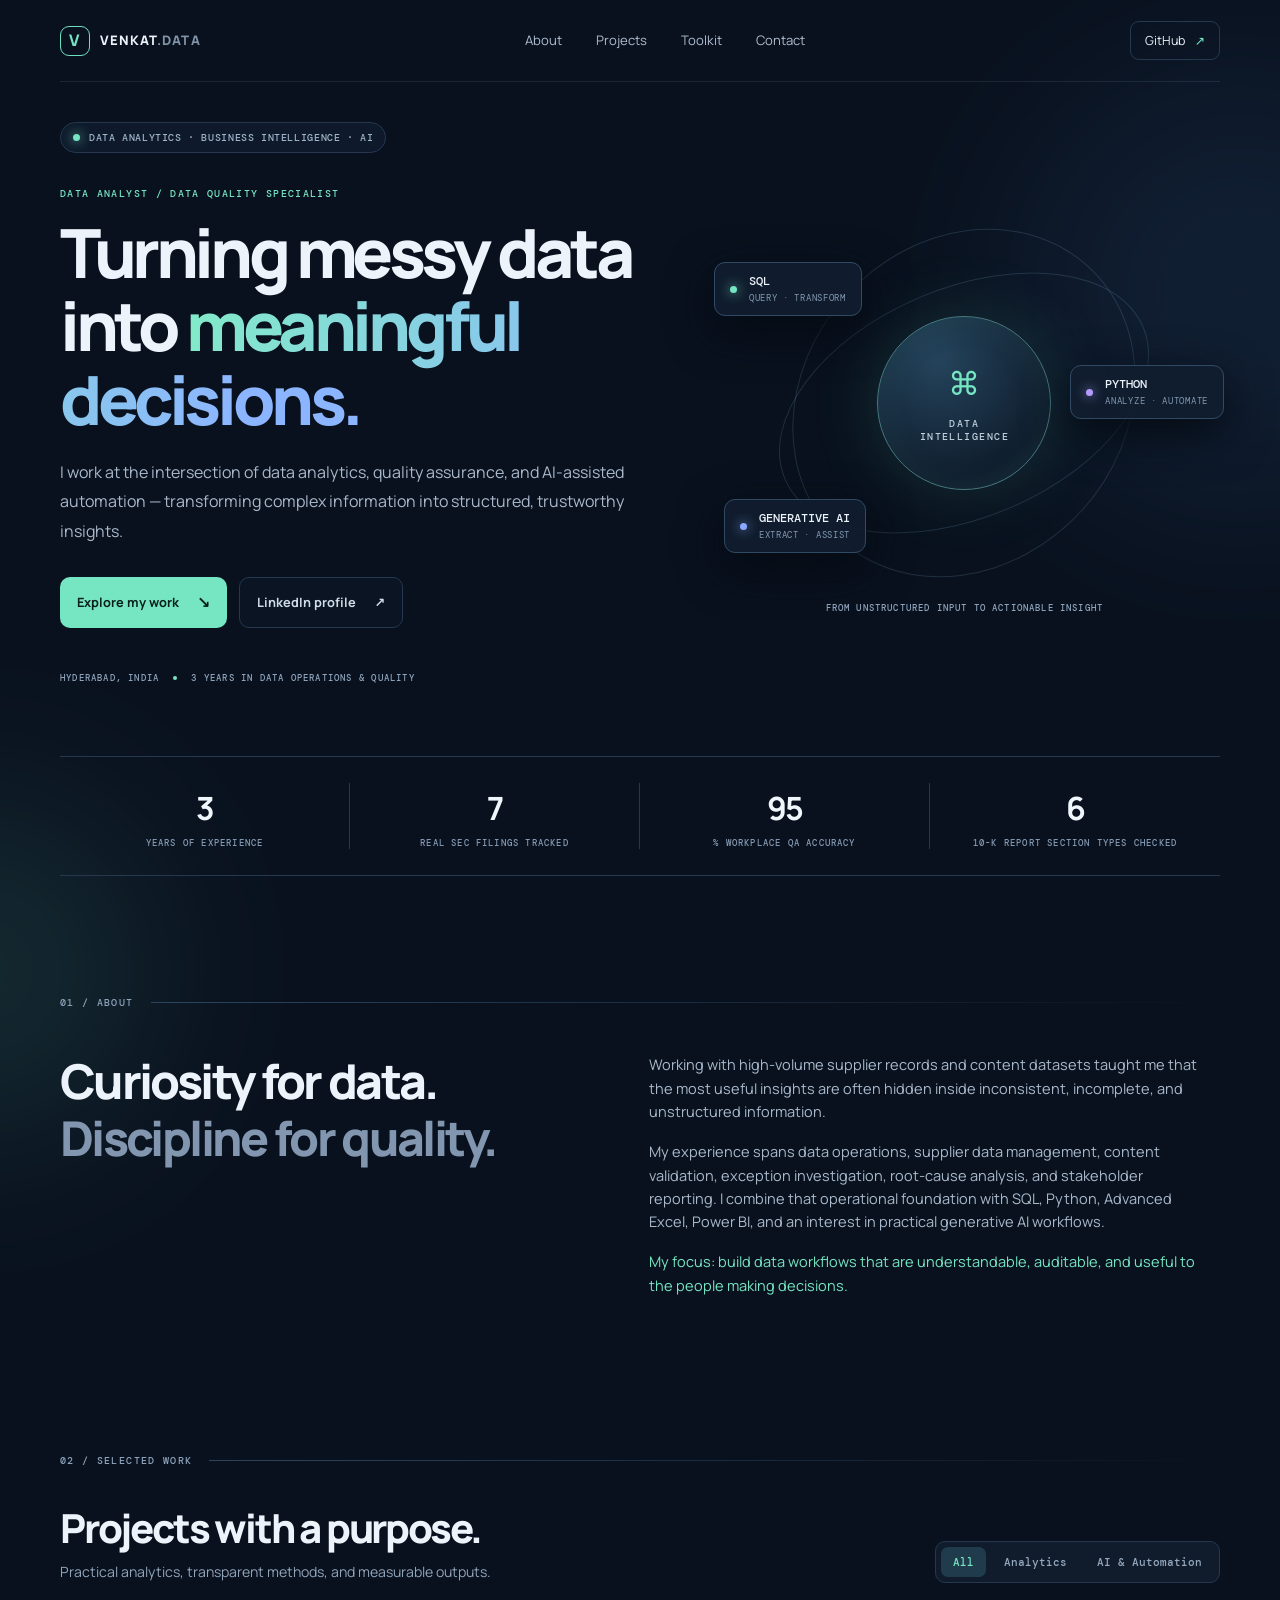
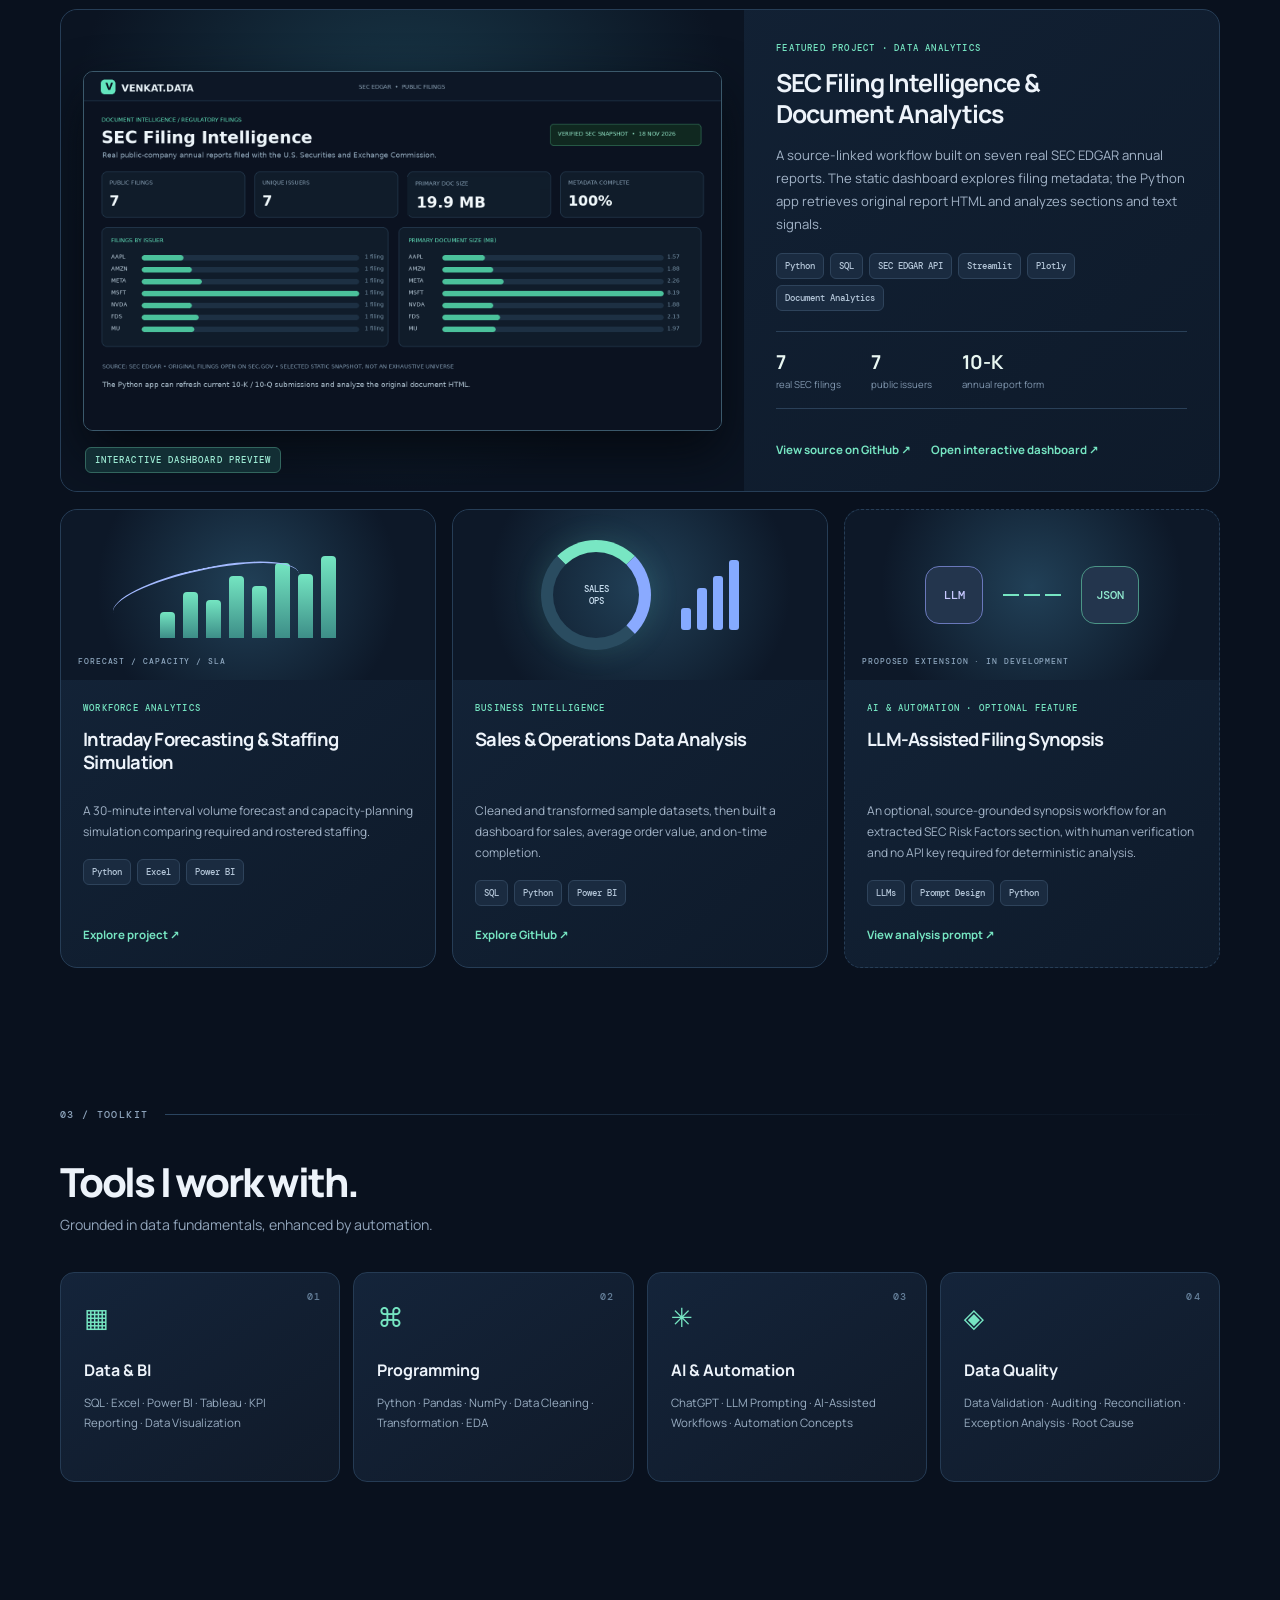
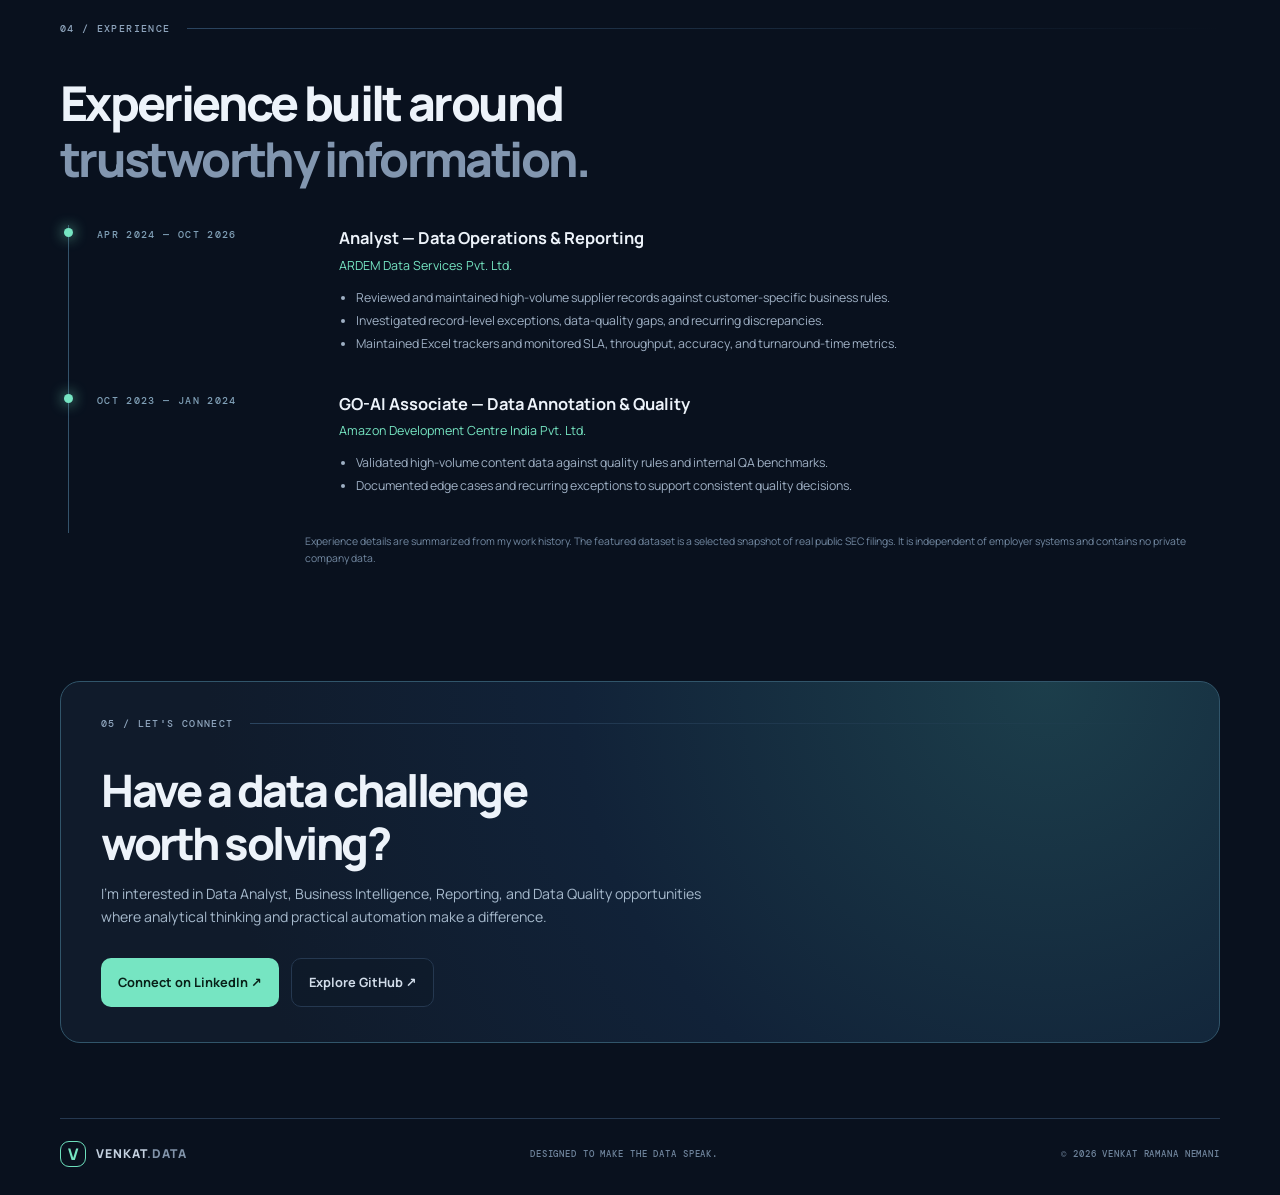
<file: index.html>
<!doctype html>
<html lang="en">
<head>
  <meta charset="utf-8">
  <meta name="viewport" content="width=device-width, initial-scale=1">
  <meta name="theme-color" content="#0b1220">
  <meta name="description" content="Portfolio of Venkat Ramana Nemani — Data Analyst working across SQL, Python, Power BI, data quality, and AI-assisted automation.">
  <meta property="og:title" content="Venkat Ramana Nemani | Data Analytics Portfolio">
  <meta property="og:description" content="Turning complex, messy data into reliable insights with SQL, Python, Power BI, and AI-assisted workflows.">
  <meta property="og:type" content="website">
  <title>Venkat Ramana Nemani | Data Analytics Portfolio</title>
  <link rel="preconnect" href="https://fonts.googleapis.com">
  <link rel="preconnect" href="https://fonts.gstatic.com" crossorigin>
  <link href="https://fonts.googleapis.com/css2?family=DM+Mono:wght@400;500&family=Manrope:wght@400;500;600;700;800&display=swap" rel="stylesheet">
  <link rel="stylesheet" href="styles.css">
</head>
<body>
  <div class="ambient ambient-a"></div><div class="ambient ambient-b"></div>
  <nav class="nav wrap">
    <a class="brand" href="#top" aria-label="Home"><span class="brand-mark">V</span><span>VENKAT<span class="brand-muted">.DATA</span></span></a>
    <div class="nav-links"><a href="#about">About</a><a href="#work">Projects</a><a href="#toolkit">Toolkit</a><a href="#contact">Contact</a></div>
    <a class="nav-cta" href="https://github.com/venkat5203" target="_blank" rel="noreferrer">GitHub <span>↗</span></a>
  </nav>

  <main id="top">
    <section class="hero wrap">
      <div class="hero-copy">
        <div class="availability"><span class="pulse"></span> DATA ANALYTICS · BUSINESS INTELLIGENCE · AI</div>
        <p class="eyebrow">DATA ANALYST / DATA QUALITY SPECIALIST</p>
        <h1>Turning messy data<br>into <span class="gradient-text">meaningful decisions.</span></h1>
        <p class="hero-intro">I work at the intersection of data analytics, quality assurance, and AI-assisted automation — transforming complex information into structured, trustworthy insights.</p>
        <div class="hero-actions">
          <a class="button button-primary" href="#work">Explore my work <span>↘</span></a>
          <a class="button button-quiet" href="https://www.linkedin.com/in/venkat-ramana-nemani" target="_blank" rel="noreferrer">LinkedIn profile <span>↗</span></a>
        </div>
        <div class="hero-meta"><span>HYDERABAD, INDIA</span><i></i><span>3 YEARS IN DATA OPERATIONS & QUALITY</span></div>
      </div>
      <div class="hero-visual" aria-label="Decorative data visualization">
        <div class="orbit orbit-one"></div><div class="orbit orbit-two"></div>
        <div class="visual-core"><div class="core-icon">⌘</div><span>DATA<br>INTELLIGENCE</span></div>
        <div class="float-card card-sql"><span class="mini-dot"></span><b>SQL</b><small>QUERY · TRANSFORM</small></div>
        <div class="float-card card-python"><span class="mini-dot purple"></span><b>PYTHON</b><small>ANALYZE · AUTOMATE</small></div>
        <div class="float-card card-ai"><span class="mini-dot blue"></span><b>GENERATIVE AI</b><small>EXTRACT · ASSIST</small></div>
        <div class="visual-caption">FROM UNSTRUCTURED INPUT TO ACTIONABLE INSIGHT</div>
      </div>
    </section>

    <section class="metrics wrap" aria-label="Portfolio highlights">
      <div class="metric"><strong data-count="3">0</strong><span>YEARS OF EXPERIENCE</span></div>
      <div class="metric"><strong data-count="7">0</strong><span>REAL SEC FILINGS TRACKED</span></div>
      <div class="metric"><strong data-count="95">0</strong><span>% WORKPLACE QA ACCURACY</span></div>
      <div class="metric"><strong data-count="6">0</strong><span>10-K REPORT SECTION TYPES CHECKED</span></div>
    </section>

    <section id="about" class="section wrap">
      <div class="section-label"><span>01 / ABOUT</span><span class="section-line"></span></div>
      <div class="about-grid">
        <h2>Curiosity for data.<br><span class="muted-heading">Discipline for quality.</span></h2>
        <div class="about-copy"><p>Working with high-volume supplier records and content datasets taught me that the most useful insights are often hidden inside inconsistent, incomplete, and unstructured information.</p><p>My experience spans data operations, supplier data management, content validation, exception investigation, root-cause analysis, and stakeholder reporting. I combine that operational foundation with SQL, Python, Advanced Excel, Power BI, and an interest in practical generative AI workflows.</p><p class="accent-copy">My focus: build data workflows that are understandable, auditable, and useful to the people making decisions.</p></div>
      </div>
    </section>

    <section id="work" class="section wrap">
      <div class="section-label"><span>02 / SELECTED WORK</span><span class="section-line"></span></div>
      <div class="section-heading"><div><h2>Projects with a purpose.</h2><p>Practical analytics, transparent methods, and measurable outputs.</p></div><div class="project-filters" role="group" aria-label="Filter projects"><button class="filter active" data-filter="all">All</button><button class="filter" data-filter="analytics">Analytics</button><button class="filter" data-filter="ai">AI & Automation</button></div></div>

      <article class="project-card featured-project" data-category="analytics">
        <div class="project-visual dashboard-visual"><img src="assets/dashboard-preview.png" alt="Preview of the interactive document intelligence and data quality dashboard"><div class="visual-tag">INTERACTIVE DASHBOARD PREVIEW</div></div>
        <div class="project-info"><div class="project-kicker">FEATURED PROJECT · DATA ANALYTICS</div><h3>SEC Filing Intelligence &<br>Document Analytics</h3><p>A source-linked workflow built on seven real SEC EDGAR annual reports. The static dashboard explores filing metadata; the Python app retrieves original report HTML and analyzes sections and text signals.</p><div class="tag-list"><span>Python</span><span>SQL</span><span>SEC EDGAR API</span><span>Streamlit</span><span>Plotly</span><span>Document Analytics</span></div><div class="project-stats"><div><b>7</b><small>real SEC filings</small></div><div><b>7</b><small>public issuers</small></div><div><b>10-K</b><small>annual report form</small></div></div><div class="project-links"><a class="text-link" href="https://github.com/venkat5203/sec-filing-intelligence" target="_blank" rel="noreferrer">View source on GitHub ↗</a><a class="text-link dashboard-link" href="dashboard.html" target="_blank" rel="noreferrer">Open SEC filing dashboard ↗</a></div></div>
      </article>

      <div class="project-grid">
        <article class="project-card compact-project" data-category="analytics"><div class="mini-project-art art-forecast"><div class="forecast-bars"><i></i><i></i><i></i><i></i><i></i><i></i><i></i><i></i></div><div class="forecast-line"></div><span>FORECAST / CAPACITY / SLA</span></div><div class="project-info"><div class="project-kicker">WORKFORCE ANALYTICS</div><h3>Intraday Forecasting & Staffing Simulation</h3><p>A 30-minute interval volume forecast and capacity-planning simulation comparing required and rostered staffing.</p><div class="tag-list"><span>Python</span><span>Excel</span><span>Power BI</span></div><a class="text-link" href="https://github.com/venkat5203/wfm-intraday-forecasting-staffing" target="_blank" rel="noreferrer">Explore project ↗</a></div></article>
        <article class="project-card compact-project" data-category="analytics"><div class="mini-project-art art-sales"><div class="sales-ring"><span>SALES<br>OPS</span></div><div class="sales-bars"><i></i><i></i><i></i><i></i></div></div><div class="project-info"><div class="project-kicker">BUSINESS INTELLIGENCE</div><h3>Sales & Operations Data Analysis</h3><p>Cleaned and transformed sample datasets, then built a dashboard for sales, average order value, and on-time completion.</p><div class="tag-list"><span>SQL</span><span>Python</span><span>Power BI</span></div><a class="text-link" href="https://github.com/venkat5203" target="_blank" rel="noreferrer">Explore GitHub ↗</a></div></article>
        <article class="project-card compact-project ai-project" data-category="ai"><div class="mini-project-art art-ai"><div class="ai-node">LLM</div><div class="ai-flow"><i></i><i></i><i></i></div><div class="ai-node ai-node-last">JSON</div><span>PROPOSED EXTENSION · IN DEVELOPMENT</span></div><div class="project-info"><div class="project-kicker">AI & AUTOMATION · OPTIONAL FEATURE</div><h3>LLM-Assisted Filing Synopsis</h3><p>An optional, source-grounded synopsis workflow for an extracted SEC Risk Factors section, with human verification and no API key required for deterministic analysis.</p><div class="tag-list"><span>LLMs</span><span>Prompt Design</span><span>Python</span></div><a class="text-link" href="prompts/sec_filing_analysis.md" target="_blank" rel="noreferrer">View analysis prompt ↗</a></div></article>
      </div>
    </section>

    <section id="toolkit" class="section wrap">
      <div class="section-label"><span>03 / TOOLKIT</span><span class="section-line"></span></div>
      <div class="section-heading"><div><h2>Tools I work with.</h2><p>Grounded in data fundamentals, enhanced by automation.</p></div></div>
      <div class="toolkit-grid">
        <div class="tool-card"><span class="tool-index">01</span><div class="tool-icon">▦</div><h3>Data & BI</h3><p>SQL · Excel · Power BI · Tableau · KPI Reporting · Data Visualization</p></div>
        <div class="tool-card"><span class="tool-index">02</span><div class="tool-icon">⌘</div><h3>Programming</h3><p>Python · Pandas · NumPy · Data Cleaning · Transformation · EDA</p></div>
        <div class="tool-card"><span class="tool-index">03</span><div class="tool-icon">✳</div><h3>AI & Automation</h3><p>ChatGPT · LLM Prompting · AI-Assisted Workflows · Automation Concepts</p></div>
        <div class="tool-card"><span class="tool-index">04</span><div class="tool-icon">◈</div><h3>Data Quality</h3><p>Data Validation · Auditing · Reconciliation · Exception Analysis · Root Cause</p></div>
      </div>
    </section>

    <section class="section experience-section wrap">
      <div class="section-label"><span>04 / EXPERIENCE</span><span class="section-line"></span></div>
      <h2>Experience built around<br><span class="muted-heading">trustworthy information.</span></h2>
      <div class="timeline">
        <div class="timeline-item"><div class="timeline-date">APR 2024 — OCT 2026</div><div class="timeline-content"><h3>Analyst — Data Operations & Reporting</h3><p class="company">ARDEM Data Services Pvt. Ltd.</p><ul><li>Reviewed and maintained high-volume supplier records against customer-specific business rules.</li><li>Investigated record-level exceptions, data-quality gaps, and recurring discrepancies.</li><li>Maintained Excel trackers and monitored SLA, throughput, accuracy, and turnaround-time metrics.</li></ul></div></div>
        <div class="timeline-item"><div class="timeline-date">OCT 2023 — JAN 2024</div><div class="timeline-content"><h3>GO-AI Associate — Data Annotation & Quality</h3><p class="company">Amazon Development Centre India Pvt. Ltd.</p><ul><li>Validated high-volume content data against quality rules and internal QA benchmarks.</li><li>Documented edge cases and recurring exceptions to support consistent quality decisions.</li></ul></div></div>
      </div>
      <p class="disclaimer">Experience details are summarized from my work history. The featured dataset is a selected snapshot of real public SEC filings. It is independent of employer systems and contains no private company data.</p>
    </section>

    <section id="contact" class="contact-section wrap">
      <div class="contact-panel"><div class="section-label"><span>05 / LET'S CONNECT</span><span class="section-line"></span></div><h2>Have a data challenge<br>worth solving?</h2><p>I'm interested in Data Analyst, Business Intelligence, Reporting, and Data Quality opportunities where analytical thinking and practical automation make a difference.</p><div class="contact-actions"><a class="button button-primary" href="https://www.linkedin.com/in/venkat-ramana-nemani" target="_blank" rel="noreferrer">Connect on LinkedIn ↗</a><a class="button button-quiet" href="https://github.com/venkat5203" target="_blank" rel="noreferrer">Explore GitHub ↗</a></div></div>
    </section>
  </main>

  <footer class="footer wrap"><a class="brand" href="#top"><span class="brand-mark">V</span><span>VENKAT<span class="brand-muted">.DATA</span></span></a><span>DESIGNED TO MAKE THE DATA SPEAK.</span><span>© <span id="year"></span> VENKAT RAMANA NEMANI</span></footer>
  <script src="script.js"></script>
</body>
</html>
</file>
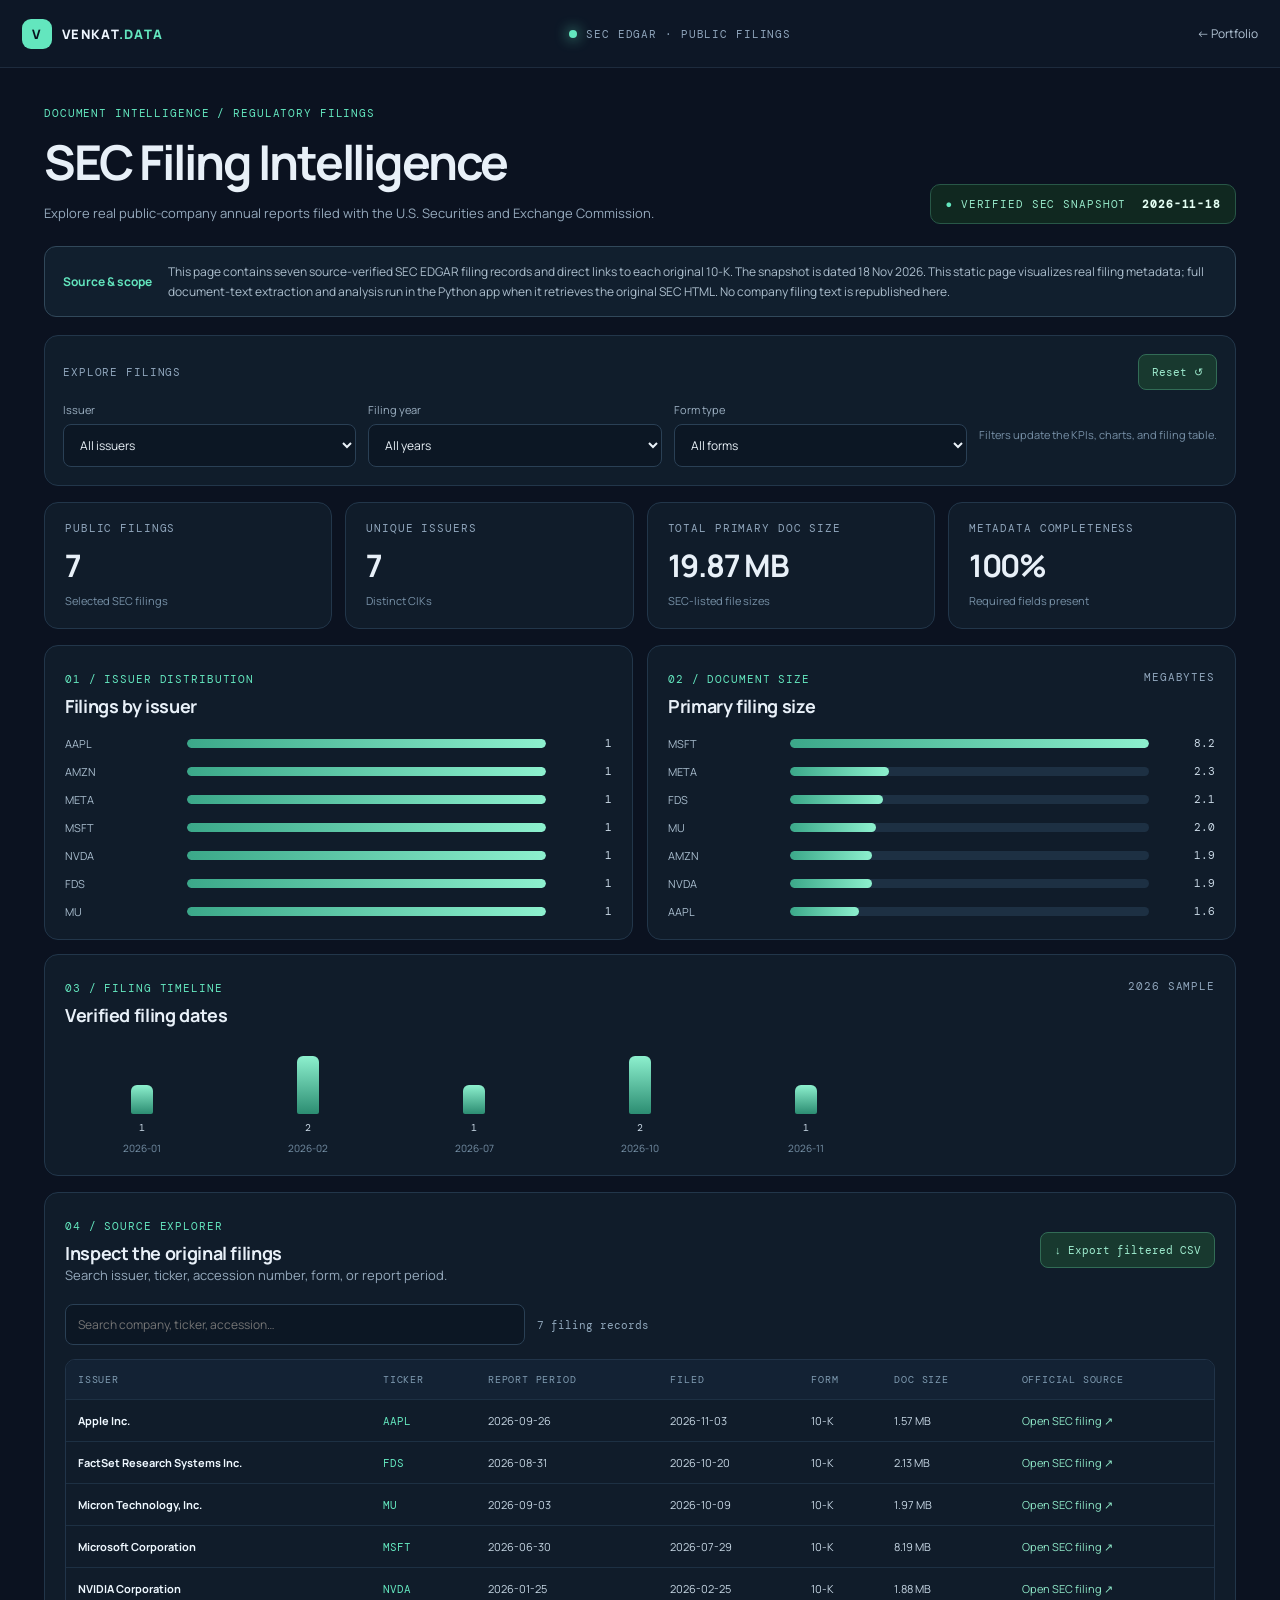
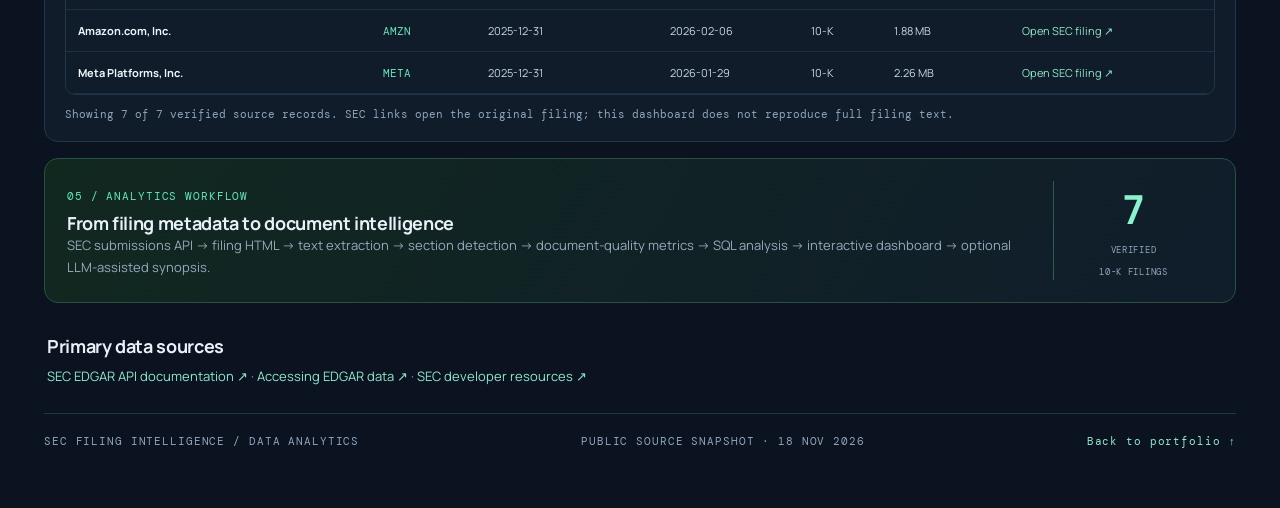
<file: dashboard.html>
<!doctype html>
<html lang="en">
<head>
<meta charset="utf-8"><meta name="viewport" content="width=device-width,initial-scale=1">
<meta name="theme-color" content="#0b1220"><meta name="description" content="Interactive SEC EDGAR filing intelligence dashboard using real public SEC filing records.">
<title>SEC Filing Intelligence Dashboard | Venkat Ramana Nemani</title>
<link rel="preconnect" href="https://fonts.googleapis.com"><link rel="preconnect" href="https://fonts.gstatic.com" crossorigin>
<link href="https://fonts.googleapis.com/css2?family=DM+Mono:wght@400;500&family=Manrope:wght@400;500;600;700;800&display=swap" rel="stylesheet">
<link rel="stylesheet" href="dashboard-static.css">
</head>
<body>
<header class="topbar"><a class="brand" href="index.html"><span class="brand-icon">V</span><span>VENKAT<span class="muted">.DATA</span></span></a><div class="topbar-center"><span class="live-dot"></span> SEC EDGAR · PUBLIC FILINGS</div><a class="back-link" href="index.html">← Portfolio</a></header>
<main class="shell">
<section class="heading-row"><div><div class="eyebrow">DOCUMENT INTELLIGENCE / REGULATORY FILINGS</div><h1>SEC Filing Intelligence</h1><p>Explore real public-company annual reports filed with the U.S. Securities and Exchange Commission.</p></div><div class="dataset-tag"><span>●</span> VERIFIED SEC SNAPSHOT <b id="snapshotDate">—</b></div></section>
<section class="notice"><b>Source & scope</b><span>This page contains seven source-verified SEC EDGAR filing records and direct links to each original 10-K. The snapshot is dated 18 Nov 2026. This static page visualizes real filing metadata; full document-text extraction and analysis run in the Python app when it retrieves the original SEC HTML. No company filing text is republished here.</span></section>
<section class="filters" aria-label="Dashboard filters"><div class="filter-head"><span>EXPLORE FILINGS</span><button id="resetFilters" class="reset-button">Reset ↺</button></div><label>Issuer<select id="issuerFilter"><option value="all">All issuers</option></select></label><label>Filing year<select id="yearFilter"><option value="all">All years</option></select></label><label>Form type<select id="formFilter"><option value="all">All forms</option></select></label><div class="filter-help">Filters update the KPIs, charts, and filing table.</div></section>
<section class="kpis"><article class="kpi"><span class="kpi-label">PUBLIC FILINGS</span><strong id="kpiFilings">—</strong><small>Selected SEC filings</small></article><article class="kpi"><span class="kpi-label">UNIQUE ISSUERS</span><strong id="kpiIssuers">—</strong><small>Distinct CIKs</small></article><article class="kpi"><span class="kpi-label">TOTAL PRIMARY DOC SIZE</span><strong id="kpiSize">—</strong><small>SEC-listed file sizes</small></article><article class="kpi"><span class="kpi-label">METADATA COMPLETENESS</span><strong id="kpiCompleteness">—</strong><small>Required fields present</small></article></section>
<section class="chart-grid"><article class="panel"><div class="panel-title"><div><span class="panel-kicker">01 / ISSUER DISTRIBUTION</span><h2>Filings by issuer</h2></div></div><div id="issuerChart" class="bar-list"></div></article><article class="panel"><div class="panel-title"><div><span class="panel-kicker">02 / DOCUMENT SIZE</span><h2>Primary filing size</h2></div><span class="panel-unit">MEGABYTES</span></div><div id="sizeChart" class="bar-list"></div></article><article class="panel panel-wide"><div class="panel-title"><div><span class="panel-kicker">03 / FILING TIMELINE</span><h2>Verified filing dates</h2></div><span class="panel-unit">2026 SAMPLE</span></div><div id="timelineChart" class="timeline-list"></div></article></section>
<section class="panel explorer-panel"><div class="explorer-header"><div><span class="panel-kicker">04 / SOURCE EXPLORER</span><h2>Inspect the original filings</h2><p>Search issuer, ticker, accession number, form, or report period.</p></div><button id="downloadCsv" class="download-button">↓ Export filtered CSV</button></div><div class="search-row"><input type="search" id="recordSearch" placeholder="Search company, ticker, accession…" aria-label="Search filings"><span id="recordCount" class="record-count">Loading SEC records…</span></div><div class="table-scroll"><table><thead><tr><th>ISSUER</th><th>TICKER</th><th>REPORT PERIOD</th><th>FILED</th><th>FORM</th><th>DOC SIZE</th><th>OFFICIAL SOURCE</th></tr></thead><tbody id="recordsBody"><tr><td colspan="7" class="loading">Loading verified SEC snapshot…</td></tr></tbody></table></div><div class="table-foot" id="sourceNote">Records are metadata from public SEC EDGAR filing pages; open the SEC source for full documents and exhibits.</div></section>
<section class="method-row"><div><span class="panel-kicker">05 / ANALYTICS WORKFLOW</span><h2>From filing metadata to document intelligence</h2><p>SEC submissions API → filing HTML → text extraction → section detection → document-quality metrics → SQL analysis → interactive dashboard → optional LLM-assisted synopsis.</p></div><div class="method-score"><strong>7</strong><span>VERIFIED<br>10-K FILINGS</span></div></section>
<section class="source-links"><h2>Primary data sources</h2><p><a href="https://www.sec.gov/edgar/sec-api-documentation" target="_blank" rel="noreferrer">SEC EDGAR API documentation ↗</a> · <a href="https://www.sec.gov/search-filings/edgar-search-assistance/accessing-edgar-data" target="_blank" rel="noreferrer">Accessing EDGAR data ↗</a> · <a href="https://www.sec.gov/developer" target="_blank" rel="noreferrer">SEC developer resources ↗</a></p></section>
<footer><span>SEC FILING INTELLIGENCE / DATA ANALYTICS</span><span>PUBLIC SOURCE SNAPSHOT · 18 NOV 2026</span><a href="index.html">Back to portfolio ↑</a></footer>
</main><script src="dashboard-static.js"></script>
</body></html>
</file>
<file: styles.css>
:root{--bg:#09111e;--panel:#101c2c;--panel2:#142338;--line:#253850;--text:#edf3fa;--muted:#9aabc0;--mint:#76e5c2;--blue:#88a9ff;--purple:#b39cff;--max:1160px}*{box-sizing:border-box}html{scroll-behavior:smooth;scroll-padding-top:90px}body{margin:0;background:var(--bg);color:var(--text);font-family:Manrope,system-ui,sans-serif;line-height:1.6;overflow-x:hidden}a{color:inherit;text-decoration:none}.wrap{width:min(var(--max),calc(100% - 48px));margin-inline:auto}.ambient{position:absolute;pointer-events:none;filter:blur(90px);opacity:.12;z-index:-1;border-radius:50%}.ambient-a{width:440px;height:440px;background:#4a83c9;top:70px;right:-180px}.ambient-b{width:340px;height:340px;background:#6ce0bd;top:800px;left:-190px}.nav{height:82px;display:flex;align-items:center;justify-content:space-between;border-bottom:1px solid rgba(128,156,188,.15)}.brand{display:flex;align-items:center;gap:10px;font-weight:800;letter-spacing:.08em;font-size:.82rem}.brand-mark{width:30px;height:30px;display:grid;place-items:center;border:1px solid #6de0bd;border-radius:9px;color:var(--mint);font-size:1rem}.brand-muted{color:#8193a9}.nav-links{display:flex;gap:34px;color:#aebdd0;font-size:.82rem}.nav-links a:hover,.text-link:hover{color:var(--mint)}.nav-cta{font-size:.78rem;border:1px solid var(--line);padding:9px 14px;border-radius:9px}.nav-cta span{color:var(--mint);padding-left:7px}.hero{min-height:600px;display:grid;grid-template-columns:1.1fr .9fr;align-items:center;gap:24px;padding-top:40px;padding-bottom:72px}.availability{display:inline-flex;align-items:center;gap:9px;color:#9fb3c9;border:1px solid var(--line);background:rgba(17,31,49,.7);border-radius:99px;padding:8px 12px;font:500 .64rem 'DM Mono',monospace;letter-spacing:.06em}.pulse,.mini-dot{display:inline-block;width:7px;height:7px;border-radius:50%;background:var(--mint);box-shadow:0 0 12px var(--mint)}.eyebrow,.project-kicker,.section-label,.hero-meta,.visual-caption,.metric span,.tool-index,.timeline-date{font:500 .65rem 'DM Mono',monospace;letter-spacing:.13em;color:#8ea4bc}.eyebrow{color:var(--mint);margin-top:34px}.hero h1{font-size:clamp(2.7rem,5.3vw,4.65rem);line-height:1.08;letter-spacing:-.065em;margin:16px 0 22px;font-weight:800}.gradient-text{background:linear-gradient(100deg,#82ebc8 0%,#8cb5ff 80%);-webkit-background-clip:text;background-clip:text;color:transparent}.hero-intro{max-width:590px;color:#a9b8ca;font-size:1rem;line-height:1.85}.hero-actions,.contact-actions{display:flex;gap:12px;flex-wrap:wrap;margin-top:30px}.button{padding:13px 17px;border-radius:10px;font-size:.8rem;font-weight:700;display:inline-flex;gap:18px;align-items:center;transition:transform .2s,border-color .2s}.button:hover{transform:translateY(-2px)}.button-primary{background:var(--mint);color:#082018}.button-primary span{font-size:1rem}.button-quiet{border:1px solid var(--line);color:#d1dce9;background:rgba(13,24,38,.5)}.hero-meta{display:flex;gap:14px;align-items:center;margin-top:44px;font-size:.58rem}.hero-meta i{width:4px;height:4px;background:var(--mint);border-radius:50%}.hero-visual{height:430px;position:relative;display:grid;place-items:center}.orbit{position:absolute;border:1px solid rgba(122,165,196,.2);border-radius:50%;transform:rotate(-23deg)}.orbit-one{width:390px;height:230px}.orbit-two{width:320px;height:370px;transform:rotate(42deg)}.visual-core{width:174px;height:174px;border-radius:50%;display:flex;flex-direction:column;align-items:center;justify-content:center;gap:12px;background:radial-gradient(circle at 35% 25%,#24445c,#101d2d 70%);border:1px solid #477a80;box-shadow:0 0 70px rgba(99,230,190,.15),inset 0 0 35px rgba(99,230,190,.08);text-align:center;font:500 .65rem 'DM Mono',monospace;letter-spacing:.14em;color:#bdd0dc}.core-icon{font-size:2rem;color:var(--mint)}.float-card{position:absolute;background:rgba(16,29,46,.94);border:1px solid #304a64;box-shadow:0 15px 45px #050b13;border-radius:11px;padding:11px 15px;display:grid;grid-template-columns:10px auto;column-gap:9px;align-items:center}.float-card b{font:500 .72rem 'DM Mono',monospace}.float-card small{grid-column:2;color:#8299b2;font: .55rem 'DM Mono',monospace;letter-spacing:.08em;margin-top:3px}.float-card .mini-dot{grid-row:span 2}.purple{background:var(--purple);box-shadow:0 0 12px var(--purple)}.blue{background:var(--blue);box-shadow:0 0 12px var(--blue)}.card-sql{top:74px;left:5px}.card-python{right:-4px;top:177px}.card-ai{bottom:65px;left:15px}.visual-caption{position:absolute;bottom:4px;font-size:.56rem}.metrics{display:grid;grid-template-columns:repeat(4,1fr);border-top:1px solid var(--line);border-bottom:1px solid var(--line);padding:26px 0;margin-bottom:45px}.metric{display:flex;flex-direction:column;align-items:center;border-right:1px solid var(--line)}.metric:last-child{border:0}.metric strong{font-size:2rem;letter-spacing:-.06em;color:#eff7fc}.metric span{font-size:.57rem;color:#8499b2;margin-top:3px}.section{padding-top:75px;padding-bottom:65px}.section-label{display:flex;align-items:center;gap:17px}.section-line{height:1px;flex:1;background:linear-gradient(90deg,#2b4560,transparent)}.about-grid{display:grid;grid-template-columns:1fr 1.1fr;gap:70px;margin-top:44px}.about-grid h2,.section h2,.contact-panel h2{font-size:clamp(2rem,4vw,3rem);letter-spacing:-.055em;line-height:1.17;margin:0;font-weight:800}.muted-heading{color:#8296af}.about-copy{max-width:560px;color:#a9b9cb;font-size:.91rem}.about-copy p{margin:0 0 17px}.about-copy .accent-copy{color:var(--mint)}.section-heading{display:flex;align-items:end;justify-content:space-between;gap:20px;margin:38px 0 26px}.section-heading h2{font-size:2.5rem}.section-heading p{color:#91a4ba;margin:9px 0 0;font-size:.88rem}.project-filters{display:flex;gap:6px;padding:5px;background:#101c2c;border:1px solid var(--line);border-radius:10px}.filter{background:transparent;border:0;color:#94a8bf;padding:8px 12px;border-radius:7px;font:500 .68rem 'DM Mono',monospace;cursor:pointer}.filter.active,.filter:hover{background:#203b4c;color:var(--mint)}.project-card{background:linear-gradient(140deg,#14253a,#0e1a2a);border:1px solid #263d56;border-radius:17px;overflow:hidden}.featured-project{display:grid;grid-template-columns:1.18fr .82fr;min-height:390px}.project-visual{min-height:330px;position:relative;background:#0a1726;overflow:hidden}.dashboard-visual{display:flex;align-items:center;justify-content:center;padding:22px;background:radial-gradient(circle at 50% 30%,#1a3b4c,#0b1422 70%)}.dashboard-visual img{display:block;width:100%;height:auto;border:1px solid #3b596b;border-radius:10px;box-shadow:0 22px 50px #050a11}.visual-tag{position:absolute;left:24px;bottom:18px;font:500 .56rem 'DM Mono',monospace;letter-spacing:.12em;color:#9debd4;background:#122e34;border:1px solid #32665e;padding:6px 9px;border-radius:6px}.project-info{padding:32px;display:flex;flex-direction:column;align-items:flex-start}.project-kicker{color:var(--mint);font-size:.58rem}.project-info h3{font-size:1.55rem;line-height:1.24;letter-spacing:-.04em;margin:14px 0}.project-info p{color:#a2b3c7;font-size:.82rem;line-height:1.75;margin:0 0 17px}.tag-list{display:flex;gap:6px;flex-wrap:wrap}.tag-list span{font:500 .57rem 'DM Mono',monospace;color:#b4c6d8;padding:6px 8px;border-radius:6px;background:#1a2b40;border:1px solid #2e435b}.project-stats{display:flex;gap:30px;border-top:1px solid #2a4058;border-bottom:1px solid #2a4058;width:100%;padding:15px 0;margin:20px 0}.project-stats div{display:flex;flex-direction:column}.project-stats b{font-size:1.2rem;color:#e9f7f2}.project-stats small{font-size:.6rem;color:#8298b0}.project-links{display:flex;gap:20px;flex-wrap:wrap;margin-top:auto;padding-top:12px}.text-link{font-size:.72rem;font-weight:700;color:var(--mint)}.project-grid{display:grid;grid-template-columns:repeat(3,1fr);gap:16px;margin-top:17px}.compact-project{display:flex;flex-direction:column}.compact-project .project-info{padding:22px;flex:1}.compact-project .project-info h3{font-size:1.15rem;min-height:58px}.compact-project .project-info p{font-size:.75rem}.compact-project .text-link{margin-top:auto;padding-top:20px}.mini-project-art{height:170px;background:radial-gradient(circle at 50% 45%,#214057,#0d1828 72%);position:relative;overflow:hidden;display:flex;align-items:center;justify-content:center}.forecast-bars{height:85px;display:flex;align-items:end;gap:8px}.forecast-bars i{width:15px;border-radius:4px 4px 0 0;background:linear-gradient(#74e5c1,#3d8e88)}.forecast-bars i:nth-child(1){height:30%}.forecast-bars i:nth-child(2){height:54%}.forecast-bars i:nth-child(3){height:44%}.forecast-bars i:nth-child(4){height:73%}.forecast-bars i:nth-child(5){height:61%}.forecast-bars i:nth-child(6){height:88%}.forecast-bars i:nth-child(7){height:75%}.forecast-bars i:nth-child(8){height:96%}.forecast-line{position:absolute;width:190px;height:50px;border-top:2px solid #a3baff;transform:rotate(-12deg);top:58px;left:50px;border-radius:50%}.mini-project-art>span{position:absolute;bottom:13px;left:17px;font:500 .52rem 'DM Mono',monospace;color:#8da6be;letter-spacing:.11em}.art-sales{gap:30px}.sales-ring{width:110px;height:110px;border-radius:50%;border:12px solid #2a4c60;border-top-color:#78e6c3;border-right-color:#8aaaff;display:grid;place-items:center;box-shadow:0 0 30px #68dfbd22}.sales-ring span{text-align:center;color:#c9deef;font:500 .58rem 'DM Mono',monospace}.sales-bars{display:flex;gap:6px;align-items:end;height:70px}.sales-bars i{display:block;width:10px;background:#85aaff;border-radius:3px}.sales-bars i:nth-child(1){height:32%}.sales-bars i:nth-child(2){height:60%}.sales-bars i:nth-child(3){height:77%}.sales-bars i:nth-child(4){height:100%}.art-ai{gap:20px}.ai-node{height:58px;width:58px;border-radius:14px;display:grid;place-items:center;background:#23354d;border:1px solid #6a78bb;color:#c7c8ff;font:500 .72rem 'DM Mono',monospace}.ai-node-last{border-color:#4b9586;color:#91ead0}.ai-flow{display:flex;gap:5px}.ai-flow i{height:2px;width:16px;background:var(--mint)}.ai-project{border-style:dashed}.muted-link{color:#8297ae!important}.toolkit-grid{display:grid;grid-template-columns:repeat(4,1fr);gap:13px;margin-top:35px}.tool-card{position:relative;background:linear-gradient(145deg,#14243a,#101a29);border:1px solid #253b54;border-radius:14px;padding:23px;min-height:210px}.tool-index{position:absolute;top:17px;right:18px;color:#66809b}.tool-icon{font-size:1.65rem;color:var(--mint);margin-bottom:20px}.tool-card h3{font-size:1rem;margin:0 0 9px}.tool-card p{font-size:.72rem;line-height:1.8;color:#99adc2;margin:0}.experience-section h2{margin:40px 0 38px}.timeline{border-left:1px solid #34536b;margin-left:8px}.timeline-item{display:grid;grid-template-columns:210px 1fr;gap:32px;padding:0 0 35px 28px;position:relative}.timeline-item:before{content:"";position:absolute;width:9px;height:9px;border-radius:50%;background:var(--mint);left:-5px;top:3px;box-shadow:0 0 14px #76e5c2}.timeline-date{padding-top:3px;color:#80a0b7}.timeline-content h3{font-size:1.03rem;margin:0}.company{color:var(--mint);font-size:.78rem;margin:4px 0 10px}.timeline-content ul{padding-left:17px;margin:0;color:#9fb0c4;font-size:.77rem;line-height:1.9}.disclaimer{font-size:.65rem;color:#7389a2;margin:0 0 0 245px}.contact-section{padding-top:50px;padding-bottom:75px}.contact-panel{border:1px solid #31556a;border-radius:20px;padding:35px 40px;background:radial-gradient(circle at 85% 0%,#1c3e4b,#112238 45%,#101b2b 80%)}.contact-panel h2{font-size:2.8rem;margin:34px 0 13px}.contact-panel>p{max-width:610px;color:#a6b9cc;font-size:.88rem}.footer{display:flex;align-items:center;justify-content:space-between;border-top:1px solid var(--line);padding:22px 0 28px;color:#6f849c;font:500 .55rem 'DM Mono',monospace;letter-spacing:.1em}.footer .brand{color:#c3d0df;font-family:Manrope;font-size:.76rem}.footer .brand-mark{width:26px;height:26px}.project-card[hidden]{display:none}@media(max-width:900px){.hero{grid-template-columns:1fr;min-height:auto;padding-top:65px}.hero-visual{height:390px;margin-top:0}.featured-project{grid-template-columns:1fr}.project-grid{grid-template-columns:repeat(2,1fr)}.toolkit-grid{grid-template-columns:repeat(2,1fr)}.about-grid{gap:35px}.metrics{grid-template-columns:repeat(2,1fr);row-gap:20px}.metric:nth-child(2){border:0}.metric{padding:10px}.section-heading{align-items:start;flex-direction:column}}@media(max-width:600px){.wrap{width:min(var(--max),calc(100% - 32px))}.nav{height:70px}.nav-links{display:none}.nav-cta{font-size:.7rem}.hero{padding-top:48px;padding-bottom:45px}.hero h1{font-size:2.65rem}.hero-intro{font-size:.9rem}.hero-visual{height:330px;transform:scale(.85);margin:-10px -25px}.hero-meta{font-size:.48rem;flex-wrap:wrap}.metrics{margin-bottom:20px}.metric strong{font-size:1.6rem}.metric span{font-size:.48rem;text-align:center}.section{padding-top:55px;padding-bottom:45px}.about-grid{grid-template-columns:1fr;gap:18px}.about-grid h2,.section h2{font-size:2.15rem}.section-heading h2{font-size:2.1rem}.project-filters{width:100%;justify-content:space-between}.filter{padding:8px}.project-info{padding:23px}.project-grid{grid-template-columns:1fr}.toolkit-grid{grid-template-columns:1fr 1fr;gap:8px}.tool-card{padding:16px;min-height:190px}.tool-card p{font-size:.66rem}.timeline-item{grid-template-columns:1fr;gap:7px;padding-left:20px}.timeline-date{font-size:.58rem}.disclaimer{margin:0;font-size:.6rem}.contact-panel{padding:24px}.contact-panel h2{font-size:2.15rem}.footer{gap:13px;flex-wrap:wrap}.footer>span:nth-child(2){display:none}}
</file>
<file: dashboard-static.css>
*{box-sizing:border-box}html{scroll-behavior:smooth}body{margin:0;background:#0b1220;color:#e8f0f8;font-family:Manrope,Arial,sans-serif}.topbar{height:68px;padding:0 max(22px,calc((100vw - 1240px)/2));border-bottom:1px solid #1d2b3d;display:flex;align-items:center;justify-content:space-between;background:#0d1726;position:sticky;top:0;z-index:10}.brand{display:flex;gap:10px;align-items:center;color:#eef6ff;text-decoration:none;font-weight:800;letter-spacing:.1em;font-size:13px}.brand-icon{width:30px;height:30px;border-radius:9px;background:#63e6be;color:#08131f;display:grid;place-items:center;font-weight:900}.muted{color:#63e6be}.topbar-center,.eyebrow,.panel-kicker,.panel-unit,.kpi-label,.filter-head,.dataset-tag,.table-foot,footer,.method-score span{font:11px 'DM Mono',monospace;letter-spacing:.08em;color:#8fa5bb}.topbar-center{display:flex;align-items:center;gap:9px}.live-dot{width:8px;height:8px;background:#63e6be;border-radius:50%;box-shadow:0 0 14px #63e6be}.back-link{color:#b6c8d8;text-decoration:none;font-size:12px}.shell{max-width:1240px;margin:0 auto;padding:38px 24px 60px}.heading-row{display:flex;justify-content:space-between;align-items:flex-end;gap:24px;margin-bottom:22px}.eyebrow,.panel-kicker{color:#63e6be}.heading-row h1{font-size:clamp(30px,4vw,48px);letter-spacing:-.045em;margin:9px 0}.heading-row p,.panel-title p,.explorer-header p,.method-row p,.source-links p{color:#96aabd;line-height:1.65;margin:0;font-size:13px}.dataset-tag{border:1px solid #285747;color:#96e8c8;background:#102820;padding:12px 14px;border-radius:10px;white-space:nowrap}.dataset-tag span{color:#63e6be}.dataset-tag b{margin-left:8px;color:#e4fff4}.notice{display:flex;gap:16px;align-items:center;padding:15px 18px;border:1px solid #31485a;background:#111f2e;border-radius:12px;margin-bottom:18px}.notice b{color:#63e6be;white-space:nowrap;font-size:12px}.notice span{font-size:12px;color:#adbfce;line-height:1.6}.filters{display:grid;grid-template-columns:1fr 1fr 1fr auto;gap:12px;align-items:end;padding:18px;border:1px solid #22364a;background:#101d2b;border-radius:14px;margin-bottom:16px}.filter-head{grid-column:1/-1;display:flex;justify-content:space-between;align-items:center}.filters label{display:grid;gap:7px;color:#9cb0c2;font-size:11px}.filters select,.search-row input{width:100%;background:#0c1724;border:1px solid #2a4055;color:#eaf2f8;padding:11px 12px;border-radius:8px;font:12px Manrope,Arial}.filter-help{align-self:center;color:#7790a7;font-size:11px}.reset-button,.download-button{background:#18392f;border:1px solid #326c56;color:#9eebce;padding:10px 13px;border-radius:8px;font:11px 'DM Mono',monospace;cursor:pointer}.kpis{display:grid;grid-template-columns:repeat(4,1fr);gap:13px;margin:16px 0}.kpi,.panel{background:#101c2a;border:1px solid #22364a;border-radius:14px}.kpi{padding:18px 20px;min-height:115px}.kpi-label{display:block}.kpi strong{display:block;font-size:31px;letter-spacing:-.04em;margin:9px 0 2px}.kpi small{color:#7892a8;font-size:11px}.chart-grid{display:grid;grid-template-columns:1fr 1fr;gap:14px;margin:16px 0}.panel{padding:20px}.panel-wide{grid-column:1/-1}.panel-title,.explorer-header{display:flex;justify-content:space-between;gap:16px;align-items:flex-start;margin-bottom:18px}.panel-title h2,.explorer-header h2,.method-row h2,.source-links h2{font-size:18px;margin:6px 0 0;letter-spacing:-.02em}.panel-unit{padding-top:4px}.bar-list{display:grid;gap:13px}.bar-row{display:grid;grid-template-columns:110px 1fr 54px;gap:12px;align-items:center;font-size:11px;color:#a9bdce}.bar-track{height:9px;border-radius:12px;background:#1d3043;overflow:hidden}.bar-fill{height:100%;border-radius:12px;background:linear-gradient(90deg,#3ba889,#8df0ce)}.bar-value{text-align:right;font:11px 'DM Mono',monospace;color:#c9d8e5}.timeline-list{display:grid;grid-template-columns:repeat(7,1fr);gap:12px;align-items:end;min-height:110px}.timeline-cell{display:grid;gap:7px;align-items:end;text-align:center}.timeline-bar-wrap{height:62px;display:flex;align-items:end;justify-content:center}.timeline-bar{width:22px;min-height:8px;border-radius:6px 6px 2px 2px;background:linear-gradient(180deg,#8df0ce,#2c8d72)}.timeline-cell b{font:10px 'DM Mono',monospace;color:#c9d8e5}.timeline-cell small{font-size:10px;color:#7892a8}.explorer-panel{margin-top:16px}.explorer-header{align-items:center}.search-row{display:flex;gap:12px;align-items:center;margin:10px 0 14px}.search-row input{max-width:460px}.record-count{font:11px 'DM Mono',monospace;color:#90a7bb}.table-scroll{overflow-x:auto;border:1px solid #213449;border-radius:10px}table{border-collapse:collapse;width:100%;min-width:850px}th,td{padding:13px 12px;border-bottom:1px solid #1d3043;text-align:left;font-size:11px;white-space:nowrap}th{font:10px 'DM Mono',monospace;color:#7f9bb1;background:#132234;letter-spacing:.08em}td{color:#c6d6e3}tbody tr:hover{background:#132538}.company-name{font-weight:700;color:#eff8ff}.ticker{color:#63e6be;font:11px 'DM Mono',monospace}.source-link{color:#8fe9c9;text-decoration:none}.source-link:hover{text-decoration:underline}.loading{color:#8ea5b9}.table-foot{padding-top:12px;letter-spacing:0}.method-row{display:grid;grid-template-columns:1fr 160px;gap:20px;align-items:center;border:1px solid #285144;background:linear-gradient(120deg,#11281f,#101d2b);padding:22px;border-radius:14px;margin-top:16px}.method-score{border-left:1px solid #315b4c;text-align:center}.method-score strong{display:block;font-size:40px;color:#8df0ce}.method-score span{font-size:9px;line-height:1.5}.source-links{padding:25px 3px}.source-links p{margin-top:8px}.source-links a{color:#8fe9c9;text-decoration:none}footer{border-top:1px solid #22364a;padding-top:20px;display:flex;justify-content:space-between;gap:12px;flex-wrap:wrap}footer a{color:#8fe9c9;text-decoration:none}@media(max-width:800px){.heading-row{display:block}.dataset-tag{display:inline-block;margin-top:16px}.filters{grid-template-columns:1fr 1fr}.filter-help{grid-column:1/-1}.kpis{grid-template-columns:1fr 1fr}.chart-grid{grid-template-columns:1fr}.panel-wide{grid-column:auto}.timeline-list{grid-template-columns:repeat(4,1fr)}.topbar-center{display:none}}@media(max-width:480px){.shell{padding:25px 14px 45px}.filters{grid-template-columns:1fr}.kpis{grid-template-columns:1fr 1fr}.kpi{padding:14px}.kpi strong{font-size:25px}.notice{display:block}.notice span{display:block;margin-top:5px}.method-row{grid-template-columns:1fr}.method-score{border-left:0;border-top:1px solid #315b4c;padding-top:14px}.timeline-list{grid-template-columns:repeat(3,1fr)}}
</file>
